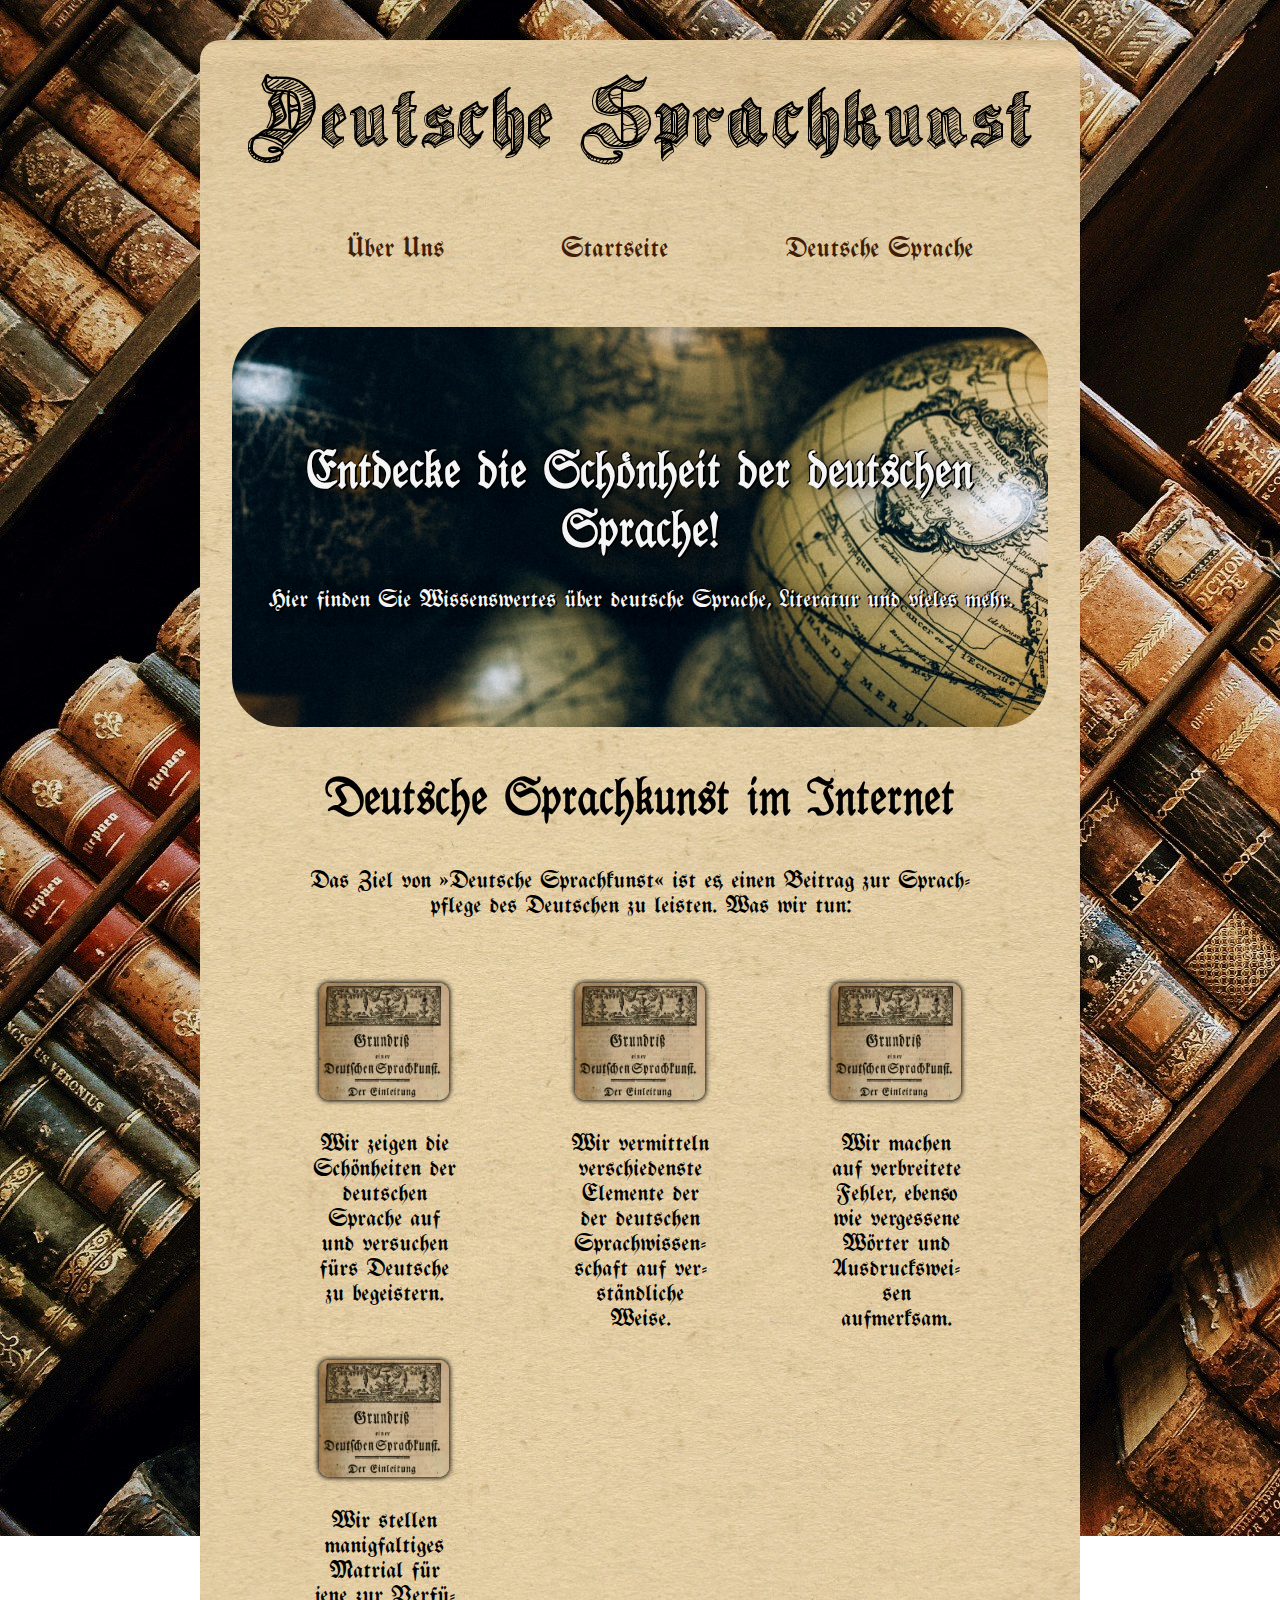
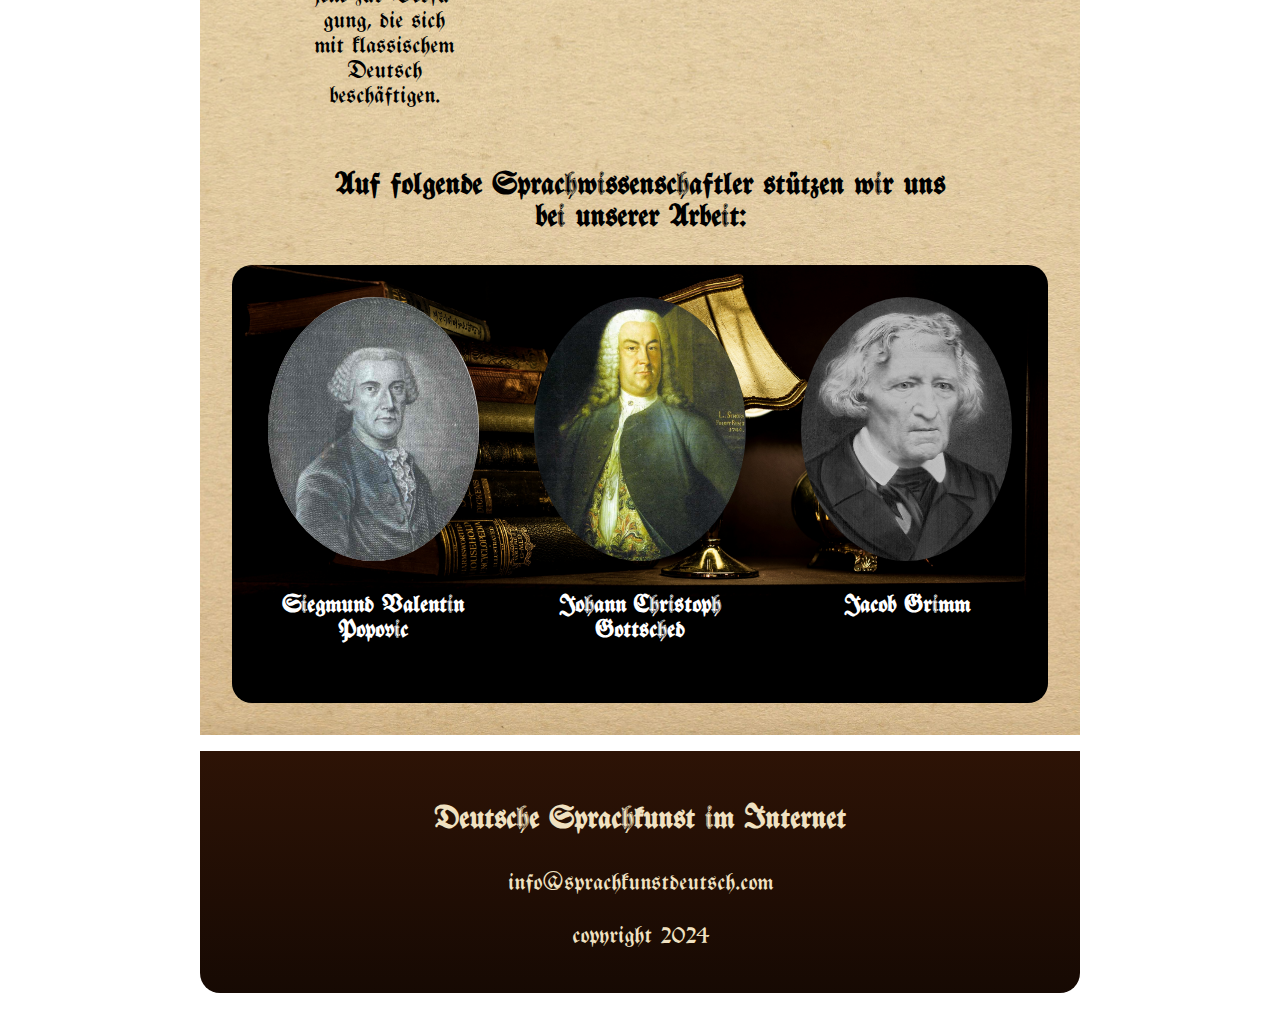
<file: Projekte/Deutsche Sprachkunst/index.html>
<!DOCTYPE html>

<html lang="de">
  <head>
    <link href="styles.css" rel="stylesheet">
    <link rel="shortcut icon" href="favicon.ico" type="image/x-icon">
  </head>

  <body>
    <div id="inhalt">
      <h1>Deutsche Sprachkunst</h1>
      <div id="menü">
        <ul>
          <li><a href="#">Über Uns</a></li>
          <li><a href="#">Startseite</a></li>
          <li><a href="#">Deutsche Sprache</a></li>
        </ul>
      </div>
      <div id="banner">
        <div id="bannerbox">
          <h2>Entdecke die Schönheit der deutschen Sprache!<br> <p>Hier finden Sie Wissenswertes über deutsche Sprache, Literatur und vieles mehr.</p></h2>
        </div>
      </div>
      <div id="angebot" class="texte">
        <div class="überschrift">
          <h2>Deutsche Sprachkunst im Internet</h2>
          <p>Das Ziel von »Deutsche Sprachkunst« ist es, einen Beitrag zur Sprachpflege des Deutschen zu leisten. Was wir tun:</p>
        </div>
        <div class="boxen">
          <div class="bildbox">
            <img src="Bilder/Box 1.jpg" class="boxenbild">
            <p>Wir zeigen die Schönheiten der deutschen Sprache auf und versuchen fürs Deutsche zu begeistern.</p>
          </div>
          <div class="bildbox">
            <img src="Bilder/Box 1.jpg" class="boxenbild">
            <p>Wir vermitteln verschiedenste Elemente der der deutschen Sprachwissenschaft auf verständliche Weise.</p>
          </div>
          <div class="bildbox">
            <img src="Bilder/Box 1.jpg" class="boxenbild">
            <p>Wir machen auf verbreitete Fehler, ebenso wie vergessene Wörter und Ausdrucksweisen aufmerksam.</p>
          </div>
          <div class="bildbox">
            <img src="Bilder/Box 1.jpg" class="boxenbild">
            <p>Wir stellen manigfaltiges Matrial für jene zur Verfügung, die sich mit klassischem Deutsch beschäftigen.</p>
          </div>
        </div>
      </div>
      <div id="linguisten">
        <h3 class="texte">Auf folgende Sprachwissenschaftler stützen wir uns<br> bei unserer Arbeit:</h3>
        <div class="boxen">
          <div class="porträtbox">
            <img src="Bilder/Johann_Siegmund_Popowitsch.jpg" class="porträt">
            <p><b>Siegmund Valentin Popovic</b></p>
          </div>
          <div class="porträtbox">
            <img src="Bilder/Johann_Christoph_Gottsched.jpg" class="porträt">
            <p><b>Johann Christoph Gottsched</b></p>
          </div>
          <div class="porträtbox">
            <img src="Bilder/Jacob_Grimm_Friedlaender_retusche.jpg" class="porträt">
            <p><b>Jacob Grimm</b></p>
          </div>
        </div>
      </div>
    </div>
  </body>
  <footer>
    <h3>Deutsche Sprachkunst im Internet</h3>
    <p>info@sprachkunstdeutsch.com</p>
    <p>copyright 2024</p>
  </footer>
</html>
</file>
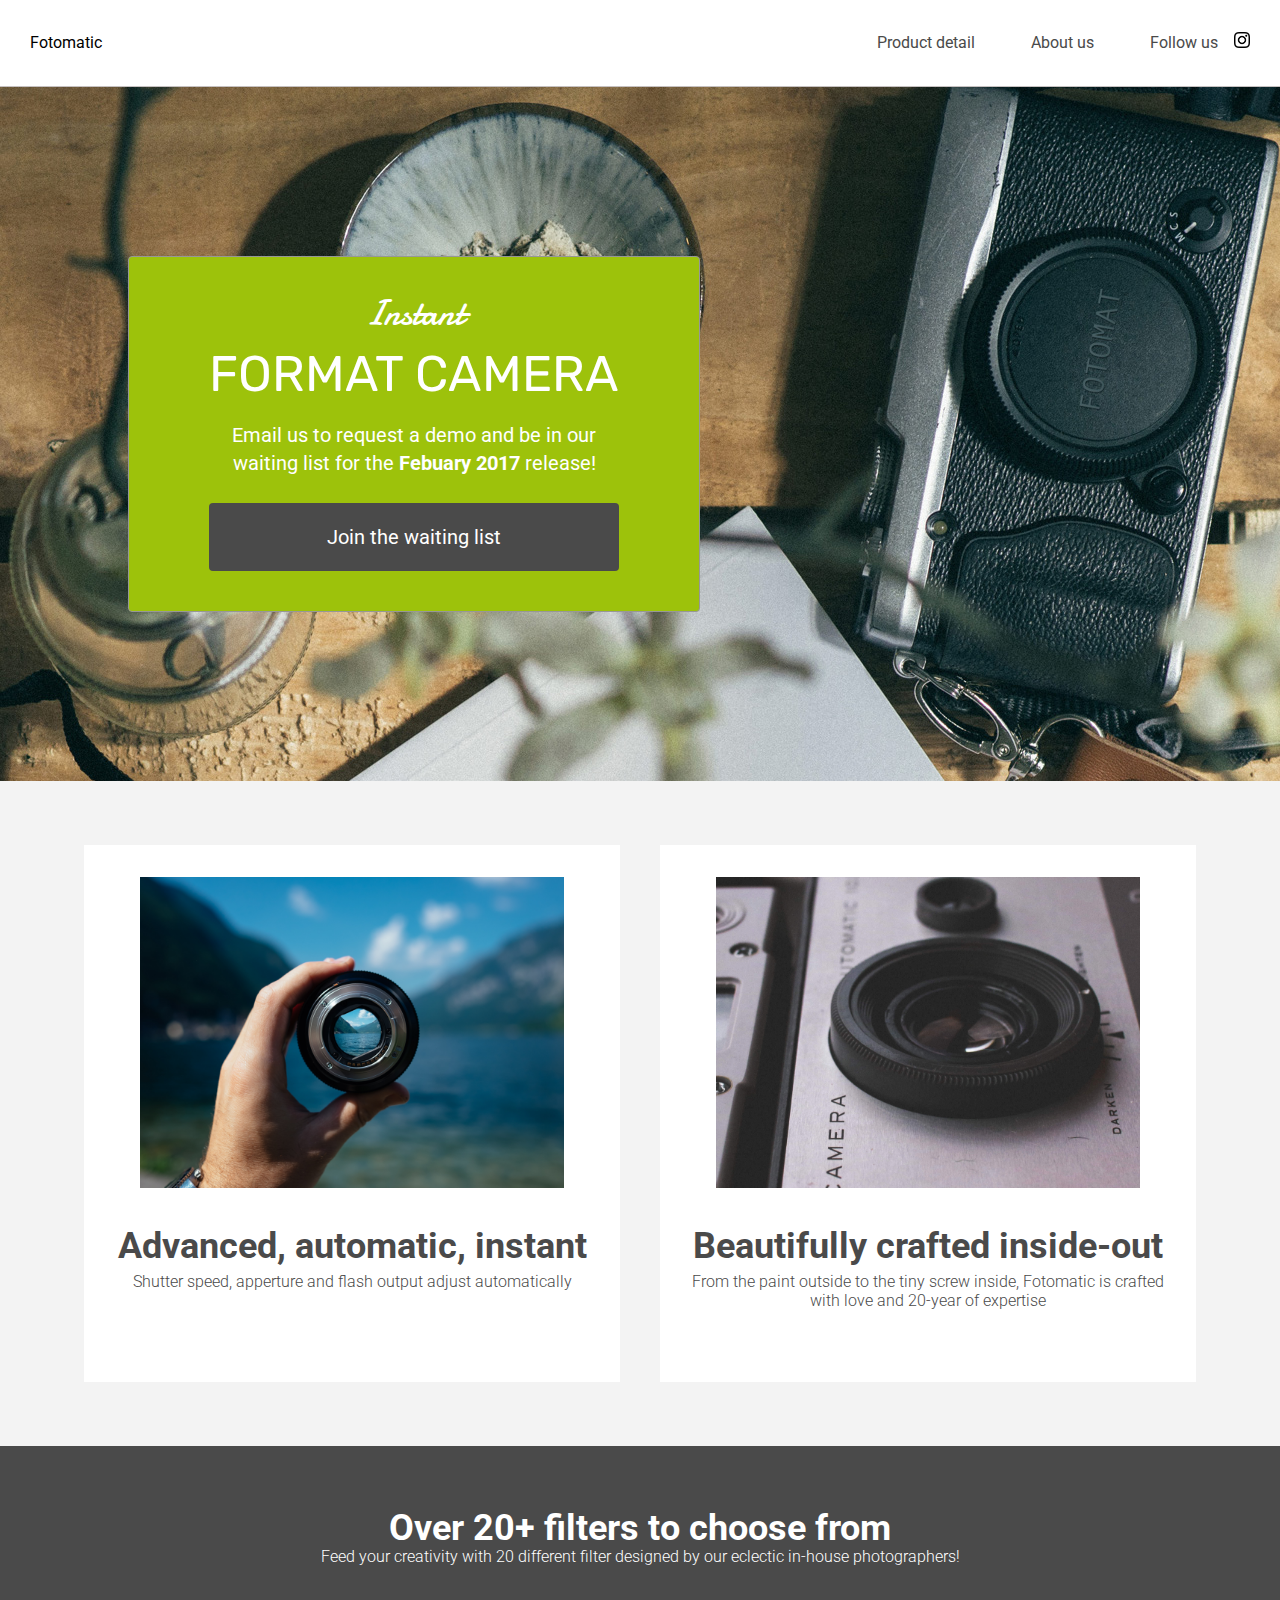
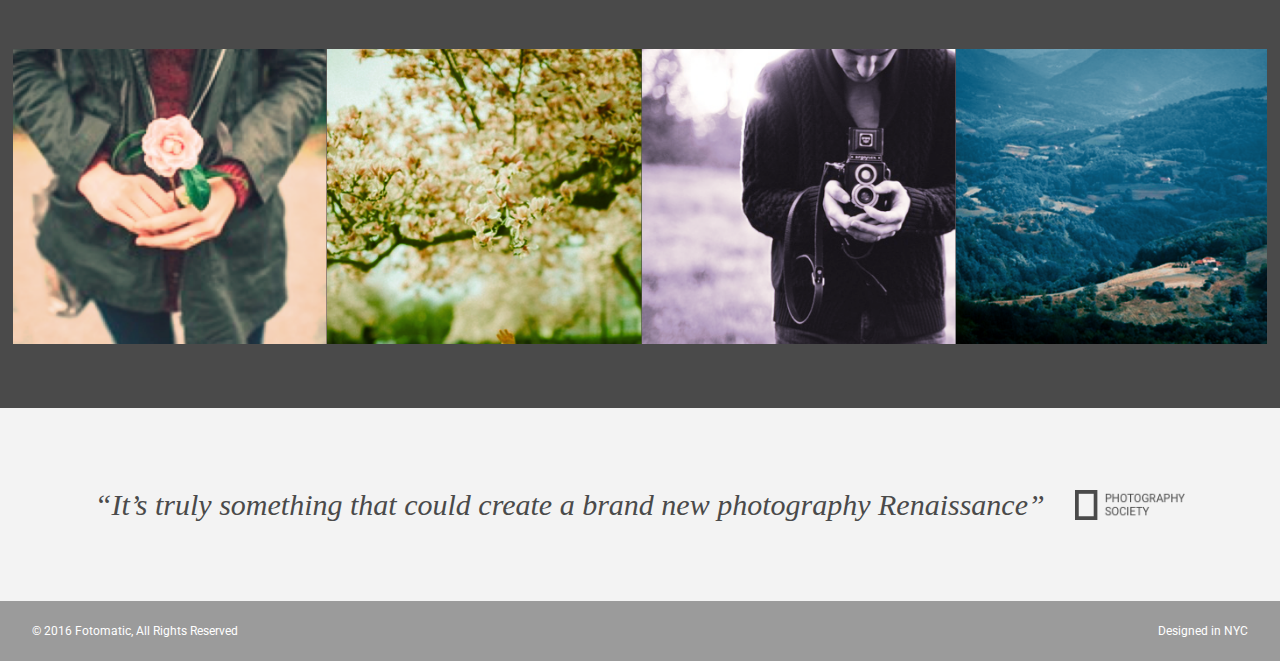
<file: Projekte/Fotomatic/index.html>
<!DOCTYPE html>
<html>
<head>
  <link href="https://fonts.googleapis.com/css?family=Damion" rel="stylesheet">
  <link href="https://fonts.googleapis.com/css?family=Rubik" rel="stylesheet">
  <link href="https://fonts.googleapis.com/css?family=Roboto:300,400,600,700" rel="stylesheet">
  <link rel="stylesheet" href="./resources/css/reset.css">
  <link rel="stylesheet" href="./resources/css/style.css">
  <title>Fotomatic</title>
</head>
<body>
  <!-- Header -->
  <header>
    <div class="content">
      <a href="index.html" class="desktop logo">Fotomatic</a>
      <nav class="desktop">
        <ul>
          <li><a href="#">Product detail</a></li>
          <li><a href="#">About us</a></li>
          <li><a href="https://www.instagram.com/" target="_blank">Follow us <img class="icon" src="./resources/images/instagram.png"></a></li>
          <li><a href="#" class="button">Join us</a></li>
        </ul>
      </nav>
      <nav class="mobile">
        <ul>
          <li><a href="#"><img src="./resources/images/ic-logo.svg"></a></li>
          <li><a href="#"><img src="./resources/images/ic-product-detail.svg"></a></li>
          <li><a href="#"><img src="./resources/images/ic-about-us.svg"></a></li>
          <li><a href="#" class="button">Join us</a></li>
        </ul>
      </nav>
    </div>
  </header>

  <!-- Main Content -->
  <div class="main-content">

    <!-- Sign Up Section -->
    <div id="sign-up-section" class="banner">
      <div id="sign-up-cta">
        <div class="content center">
          <div class="header">
            <h2 class="cursive">Instant</h2>
            <h1 class="striking">FORMAT CAMERA</h1>
          </div>
          <div class="email">
            <span>
              Email us to request a demo and be in our waiting list for the <strong>Febuary 2017</strong> release!
            </span>
            <div class="button">Join the waiting list</div>
          </div>
        </div>
      </div>
    </div>

    <!-- Features Section -->
    <div id="features-section">
      <div class="feature">
        <div class="center">
          <div class="image-container">
            <img src="./resources/images/feature-1.png" />
          </div>
          <div class="content">
            <h2>Advanced, automatic, instant</h2>
            <h3>Shutter speed, apperture and flash output adjust automatically</h3>
          </div>
        </div>
      </div>
      <div class="feature">
        <div class="center">
          <div class="image-container">
            <img src="./resources/images/feature-2.png" />
          </div>
          <div class="content">
            <h2>Beautifully crafted inside-out</h2>
            <h3>From the paint outside to the tiny screw inside, Fotomatic is crafted with love and 20-year of expertise</h3>
          </div>
        </div>
      </div>
    </div>

    <!-- Filters Section -->
    <div id="filters-section">
      <div class="content center">
        <h2>Over 20+ filters to choose from</h2>
        <h3>Feed your creativity with 20 different filter designed by our eclectic in-house photographers!</h3>
      </div>
      <div class="images-container">
        <div class="image-container">
          <img src="./resources/images/filter-1.png" />
        </div>
        <div class="image-container">
          <img src="./resources/images/filter-2.png" />
        </div>
        <div class="image-container">
          <img src="./resources/images/filter-3.png" />
        </div>
        <div class="image-container extra">
          <img src="./resources/images/filter-4.png" />
        </div>
      </div>
    </div>

    <!-- Quotes Section -->
    <div id="quotes-section">
      <div class="content center">
        <span class="quote">“It’s truly something that could create a brand new photography Renaissance”</span>
        <img class="quote-citation" src="./resources/images/photography-logo.png" />
      </div>
    </div>

    <!-- Footer -->
    <footer>
      <div class="content">
        <span class="copyright">© 2016  Fotomatic, All Rights Reserved</span>
        <span class="location">Designed in NYC</span>
      </div>
    </footer>

  </div>
</body>
</html>
</file>
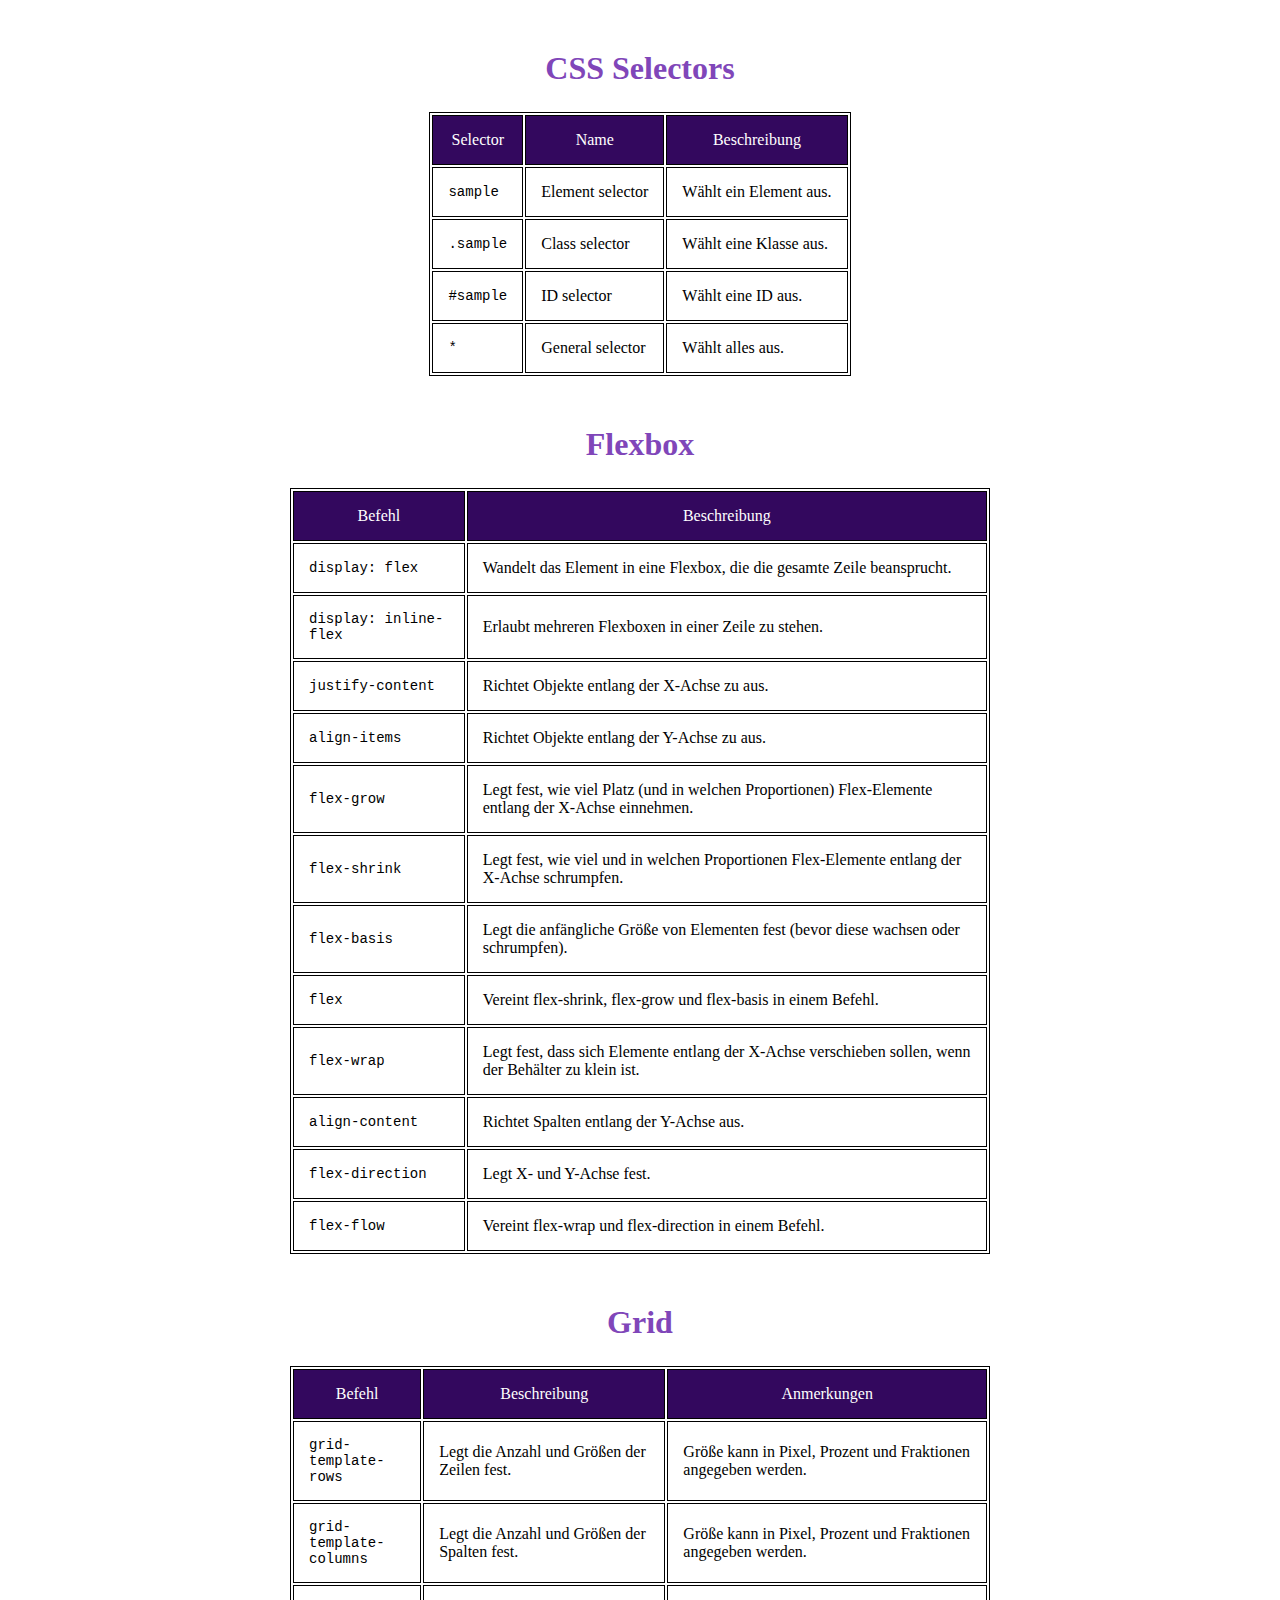
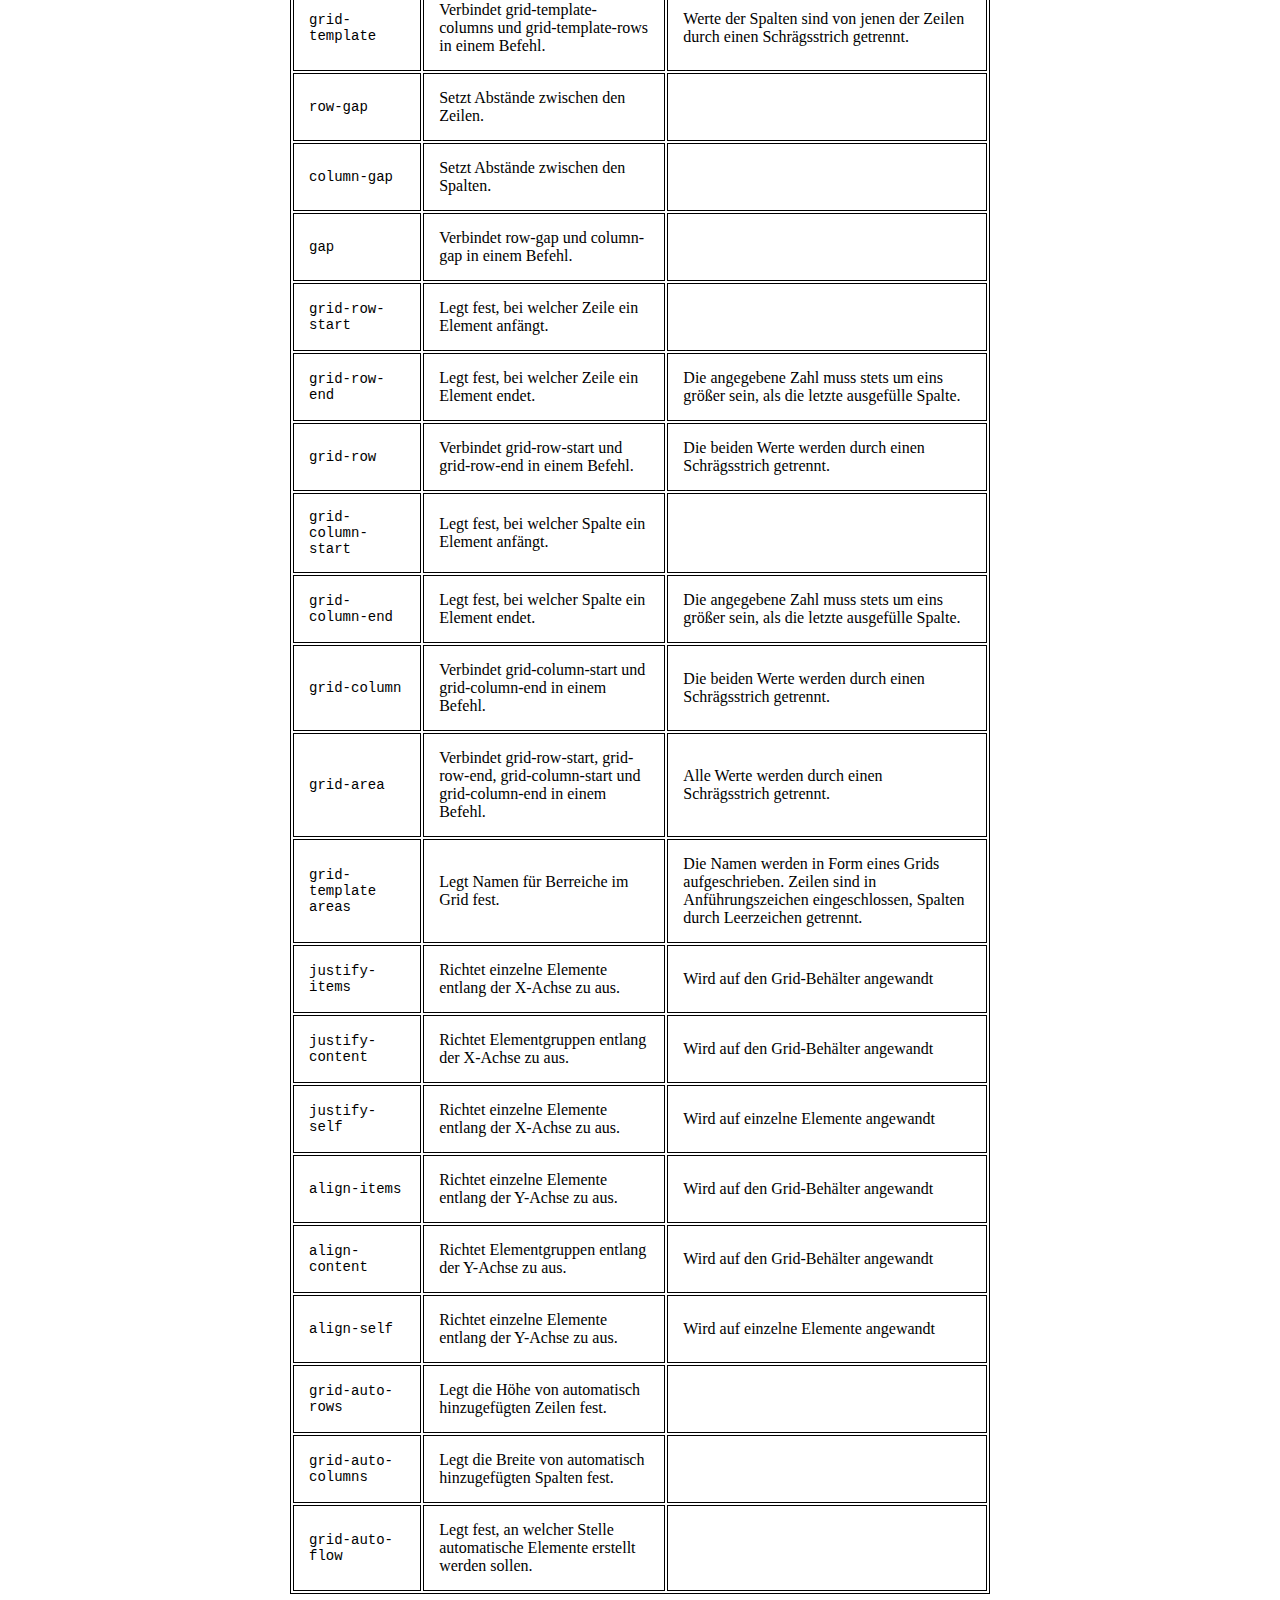
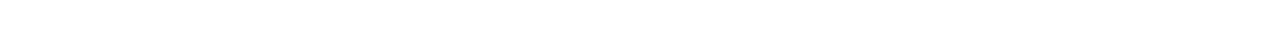
<file: Projekte/Notizen/index.html>
<html>
    <head>
        <link href="style.css" rel="stylesheet">
    </head>

    <body>
        <h1>CSS Selectors</h1>
        <table>
            <thead>
                <tr>
                    <td>Selector</td><td>Name</td><td>Beschreibung</td>
                </tr>
            </thead>
            <tbody>
                <tr>
                    <td class="selector">sample</td><td>Element selector</td><td>Wählt ein Element aus.</td>
                </tr>
                <tr>
                    <td class="selector">.sample</td><td>Class selector</td><td>Wählt eine Klasse aus.</td>
                </tr>
                <tr>
                    <td class="selector">#sample</td><td>ID selector</td><td>Wählt eine ID aus.</td>
                </tr>
                <tr>
                    <td class="selector">*</td><td>General selector</td><td>Wählt alles aus.</td>
                </tr>
            </tbody>
        </table>

        <h1>Flexbox</h1>
        <table>
            <thead>
                <tr>
                    <td>Befehl</td><td>Beschreibung</td>
                </tr>
            </thead>
            <tbody>
                <tr>
                    <td class="selector">display: flex</td><td>Wandelt das Element in eine Flexbox, die die gesamte Zeile beansprucht.</td>
                </tr>    
                <tr>
                    <td class="selector">display: inline-flex</td><td>Erlaubt mehreren Flexboxen in einer Zeile zu stehen.</td>
                </tr>
                <tr>
                    <td class="selector">justify-content</td><td>Richtet Objekte entlang der X-Achse zu aus.</td>
                </tr>
                <tr>
                    <td class="selector">align-items</td><td>Richtet Objekte entlang der Y-Achse zu aus.</td>
                </tr>
                <tr>
                    <td class="selector">flex-grow</td><td>Legt fest, wie viel Platz (und in welchen Proportionen) Flex-Elemente entlang der X-Achse einnehmen.</td>
                </tr>
                <tr>
                    <td class="selector">flex-shrink</td><td>Legt fest, wie viel und in welchen Proportionen Flex-Elemente entlang der X-Achse schrumpfen.</td>
                </tr>
                <tr>
                    <td class="selector">flex-basis</td><td>Legt die anfängliche Größe von Elementen fest (bevor diese wachsen oder schrumpfen).</td>
                </tr>
                <tr>
                    <td class="selector">flex</td><td>Vereint flex-shrink, flex-grow und flex-basis in einem Befehl.</td>
                </tr>
                <tr>
                    <td class="selector">flex-wrap</td><td>Legt fest, dass sich Elemente entlang der X-Achse verschieben sollen, wenn der Behälter zu klein ist.</td>
                </tr>
                <tr>
                    <td class="selector">align-content</td><td>Richtet Spalten entlang der Y-Achse aus.</td>
                </tr>
                <tr>
                    <td class="selector">flex-direction</td><td>Legt X- und Y-Achse fest.</td>
                </tr>
                <tr>
                    <td class="selector">flex-flow</td><td>Vereint flex-wrap und flex-direction in einem Befehl.</td>
                </tr>
            </tbody>
        </table>

        <h1>Grid</h1>
        <table>
            <thead>
                <tr>
                    <td>Befehl</td><td>Beschreibung</td><td>Anmerkungen</td>
                </tr>
            </thead>
            <tbody>
                <tr>
                    <td class="selector">grid-template-rows</td><td>Legt die Anzahl und Größen der Zeilen fest.</td><td>Größe kann in Pixel, Prozent und Fraktionen angegeben werden.</td>
                </tr>
                <tr>
                    <td class="selector">grid-template-columns</td><td>Legt die Anzahl und Größen der Spalten fest.</td><td>Größe kann in Pixel, Prozent und Fraktionen angegeben werden.</td>
                </tr>
                <tr>
                    <td class="selector">grid-template</td><td>Verbindet grid-template-columns und grid-template-rows in einem Befehl.</td><td>Werte der Spalten sind von jenen der Zeilen durch einen Schrägsstrich getrennt.</td>
                </tr>
                <tr>
                    <td class="selector">row-gap</td><td>Setzt Abstände zwischen den Zeilen.</td><td></td>
                </tr>
                <tr>
                    <td class="selector">column-gap</td><td>Setzt Abstände zwischen den Spalten.</td><td></td>
                </tr>
                <tr>
                    <td class="selector">gap</td><td>Verbindet row-gap und column-gap in einem Befehl.</td><td></td>
                </tr>
                <tr>
                    <td class="selector">grid-row-start</td><td>Legt fest, bei welcher Zeile ein Element anfängt.</td><td></td>
                </tr>
                <tr>
                    <td class="selector">grid-row-end</td><td>Legt fest, bei welcher Zeile ein Element endet.</td><td>Die angegebene Zahl muss stets um eins größer sein, als die letzte ausgefülle Spalte.</td>
                </tr>
                <tr>
                    <td class="selector">grid-row</td><td>Verbindet grid-row-start und grid-row-end in einem Befehl.</td><td>Die beiden Werte werden durch einen Schrägsstrich getrennt.</td>
                </tr>
                <tr>
                    <td class="selector">grid-column-start</td><td>Legt fest, bei welcher Spalte ein Element anfängt.</td><td></td>
                </tr>
                <tr>
                    <td class="selector">grid-column-end</td><td>Legt fest, bei welcher Spalte ein Element endet.</td><td>Die angegebene Zahl muss stets um eins größer sein, als die letzte ausgefülle Spalte.</td>
                </tr>
                <tr>
                    <td class="selector">grid-column</td><td>Verbindet grid-column-start und grid-column-end in einem Befehl.</td><td>Die beiden Werte werden durch einen Schrägsstrich getrennt.</td>
                </tr>
                <tr>
                    <td class="selector">grid-area</td><td>Verbindet grid-row-start, grid-row-end, grid-column-start und grid-column-end in einem Befehl.</td><td>Alle Werte werden durch einen Schrägsstrich getrennt.</td>
                </tr>
                <tr>
                    <td class="selector">grid-template areas</td><td>Legt Namen für Berreiche im Grid fest.</td><td>Die Namen werden in Form eines Grids aufgeschrieben. Zeilen sind in Anführungszeichen eingeschlossen, Spalten durch Leerzeichen getrennt.</td>
                </tr>
                <tr>
                    <td class="selector">justify-items</td><td>Richtet einzelne Elemente entlang der X-Achse zu aus.</td><td>Wird auf den Grid-Behälter angewandt</td>
                </tr>
                <tr>
                    <td class="selector">justify-content</td><td>Richtet Elementgruppen entlang der X-Achse zu aus.</td><td>Wird auf den Grid-Behälter angewandt</td>
                </tr>
                <tr>
                    <td class="selector">justify-self</td><td>Richtet einzelne Elemente entlang der X-Achse zu aus.</td><td>Wird auf einzelne Elemente angewandt</td>
                </tr>
                <tr>
                    <td class="selector">align-items</td><td>Richtet einzelne Elemente entlang der Y-Achse zu aus.</td><td>Wird auf den Grid-Behälter angewandt</td>
                </tr>
                <tr>
                    <td class="selector">align-content</td><td>Richtet Elementgruppen entlang der Y-Achse zu aus.</td><td>Wird auf den Grid-Behälter angewandt</td>
                </tr>
                <tr>
                    <td class="selector">align-self</td><td>Richtet einzelne Elemente entlang der Y-Achse zu aus.</td><td>Wird auf einzelne Elemente angewandt</td>
                </tr>
                <tr>
                    <td class="selector">grid-auto-rows</td><td>Legt die Höhe von automatisch hinzugefügten Zeilen fest.</td><td></td>
                </tr>
                <tr>
                    <td class="selector">grid-auto-columns</td><td>Legt die Breite von automatisch hinzugefügten Spalten fest.</td><td></td>
                </tr>
                <tr>
                    <td class="selector">grid-auto-flow</td><td>Legt fest, an welcher Stelle automatische Elemente erstellt werden sollen.</td><td></td>
                </tr>
            </tbody>
        </table>
    </body>
</html>
</file>
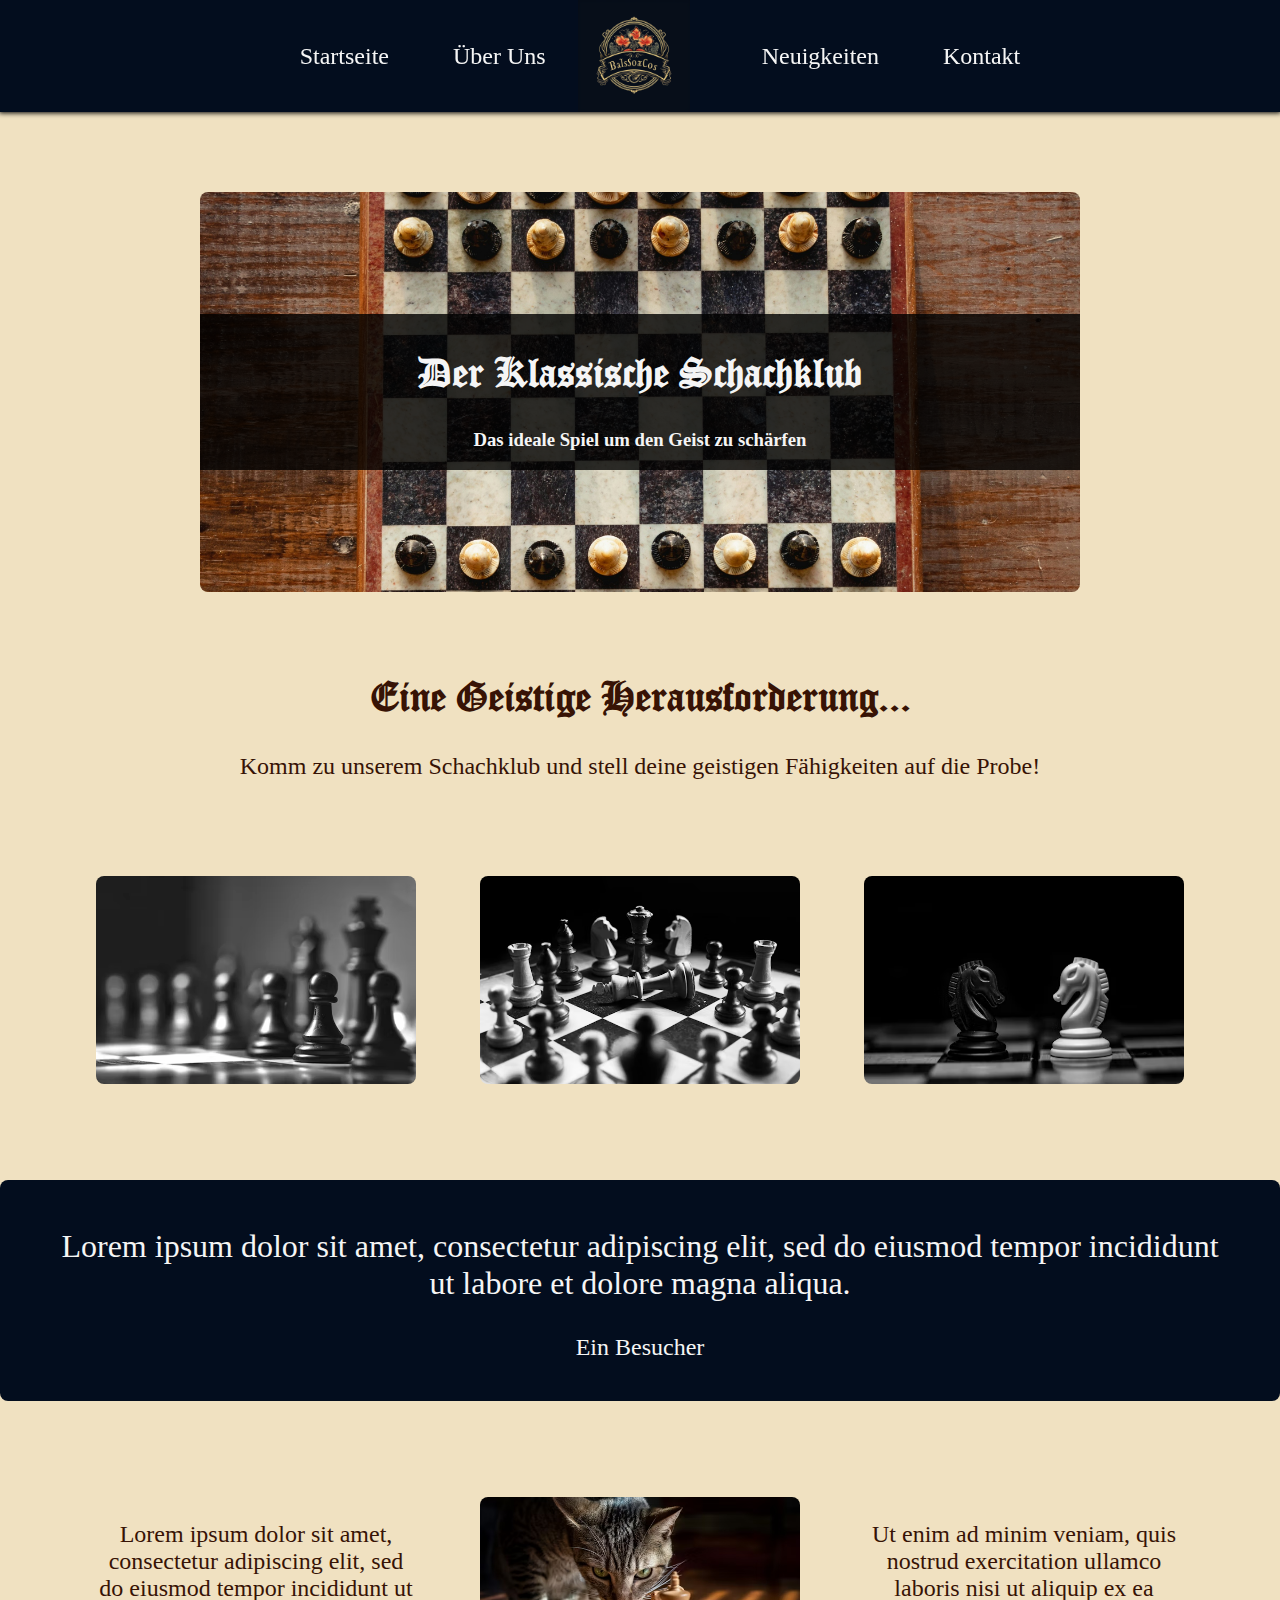
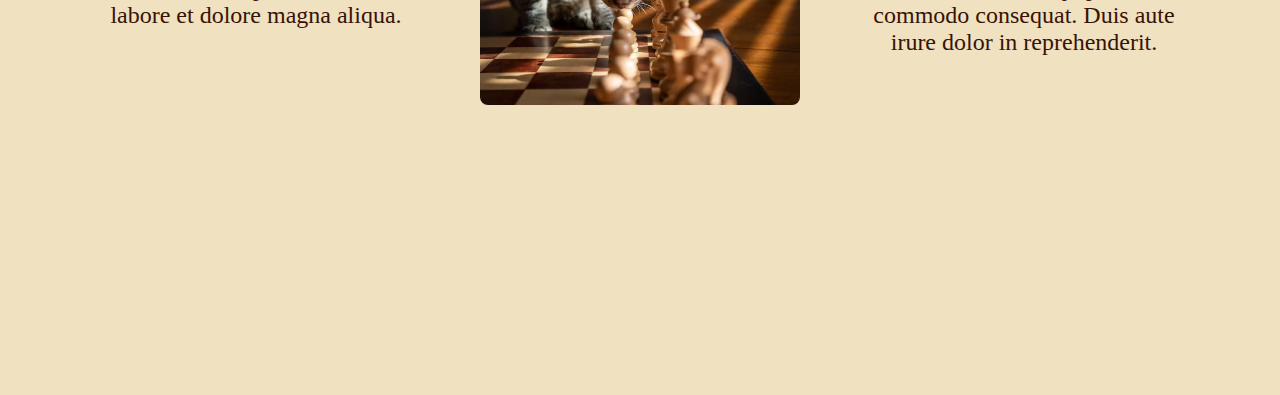
<file: Projekte/Schach/index.html>
<!DOCTYPE html>
<html>

<head>
    <link href="styles.css" rel="stylesheet">
</head>

<body>
    <header>
        <nav>
            <ul>
                <li><a href="#">Startseite</a></li>
                <li><a href="#">Über Uns</a></li>
            </ul>
            <img src="Bilder/Logo.webp" id="nav-logo">
            <ul>
                <li><a href="#">Neuigkeiten</a></li>
                <li><a href="#">Kontakt</a></li>
            </ul>
            <div class="dropdown">
                <p>Menü</p>
                <div class="dropdown-content">
                  <ul>Hello World!
                    <li><a href="#">Startseite</a></li>
                    <li><a href="#">Über Uns</a></li>
                    <li><a href="#">Neuigkeiten</a></li>
                    <li><a href="#">Kontakt</a></li>
                  </ul>
                </div>
            </div>
        </nav>
    </header>
    <main>
        <div id="banner">
            <div id="bannerbox">
                <h2>Der Klassische Schachklub</h2>
                <h3>Das ideale Spiel um den Geist zu schärfen</h3>
            </div>
        </div>
        <div class="center">
            <h2>Eine Geistige Herausforderung...</h2>
            <p>Komm zu unserem Schachklub und stell deine geistigen Fähigkeiten auf die Probe!</p>
        </div>
        <div class="bilder" class="center">
            <div class="bildbox"><img src="Bilder/Schach 1.avif"></div>
            <div class="bildbox"><img src="Bilder/Schach 2.avif"></div>
            <div class="bildbox"><img src="Bilder/Schach 3.avif"></div>
        </div>
        <div id="rezension">
            <p class="zitat">Lorem ipsum dolor sit amet, consectetur adipiscing elit, sed do eiusmod tempor incididunt ut labore et dolore magna aliqua.</p>
            <p>Ein Besucher</p>
        </div>
        <div class="bilder" class="center">
            <div class="textbox"><p>Lorem ipsum dolor sit amet, consectetur adipiscing elit, sed do eiusmod tempor incididunt ut labore et dolore magna aliqua.</p></div>
            <div class="bildbox"><img src="Bilder/Bild 6.avif"></div>
            <div class="textbox"><p>Ut enim ad minim veniam, quis nostrud exercitation ullamco laboris nisi ut aliquip ex ea commodo consequat. Duis aute irure dolor in reprehenderit.</p></div>
        </div>
    </main>
</body>
<footer>
    <a href="#">Startseite</a><a href="#">Über Uns</a><a href="#">Neuigkeiten</a><a href="#">Kontakt</a>
</footer>

</html>
</file>
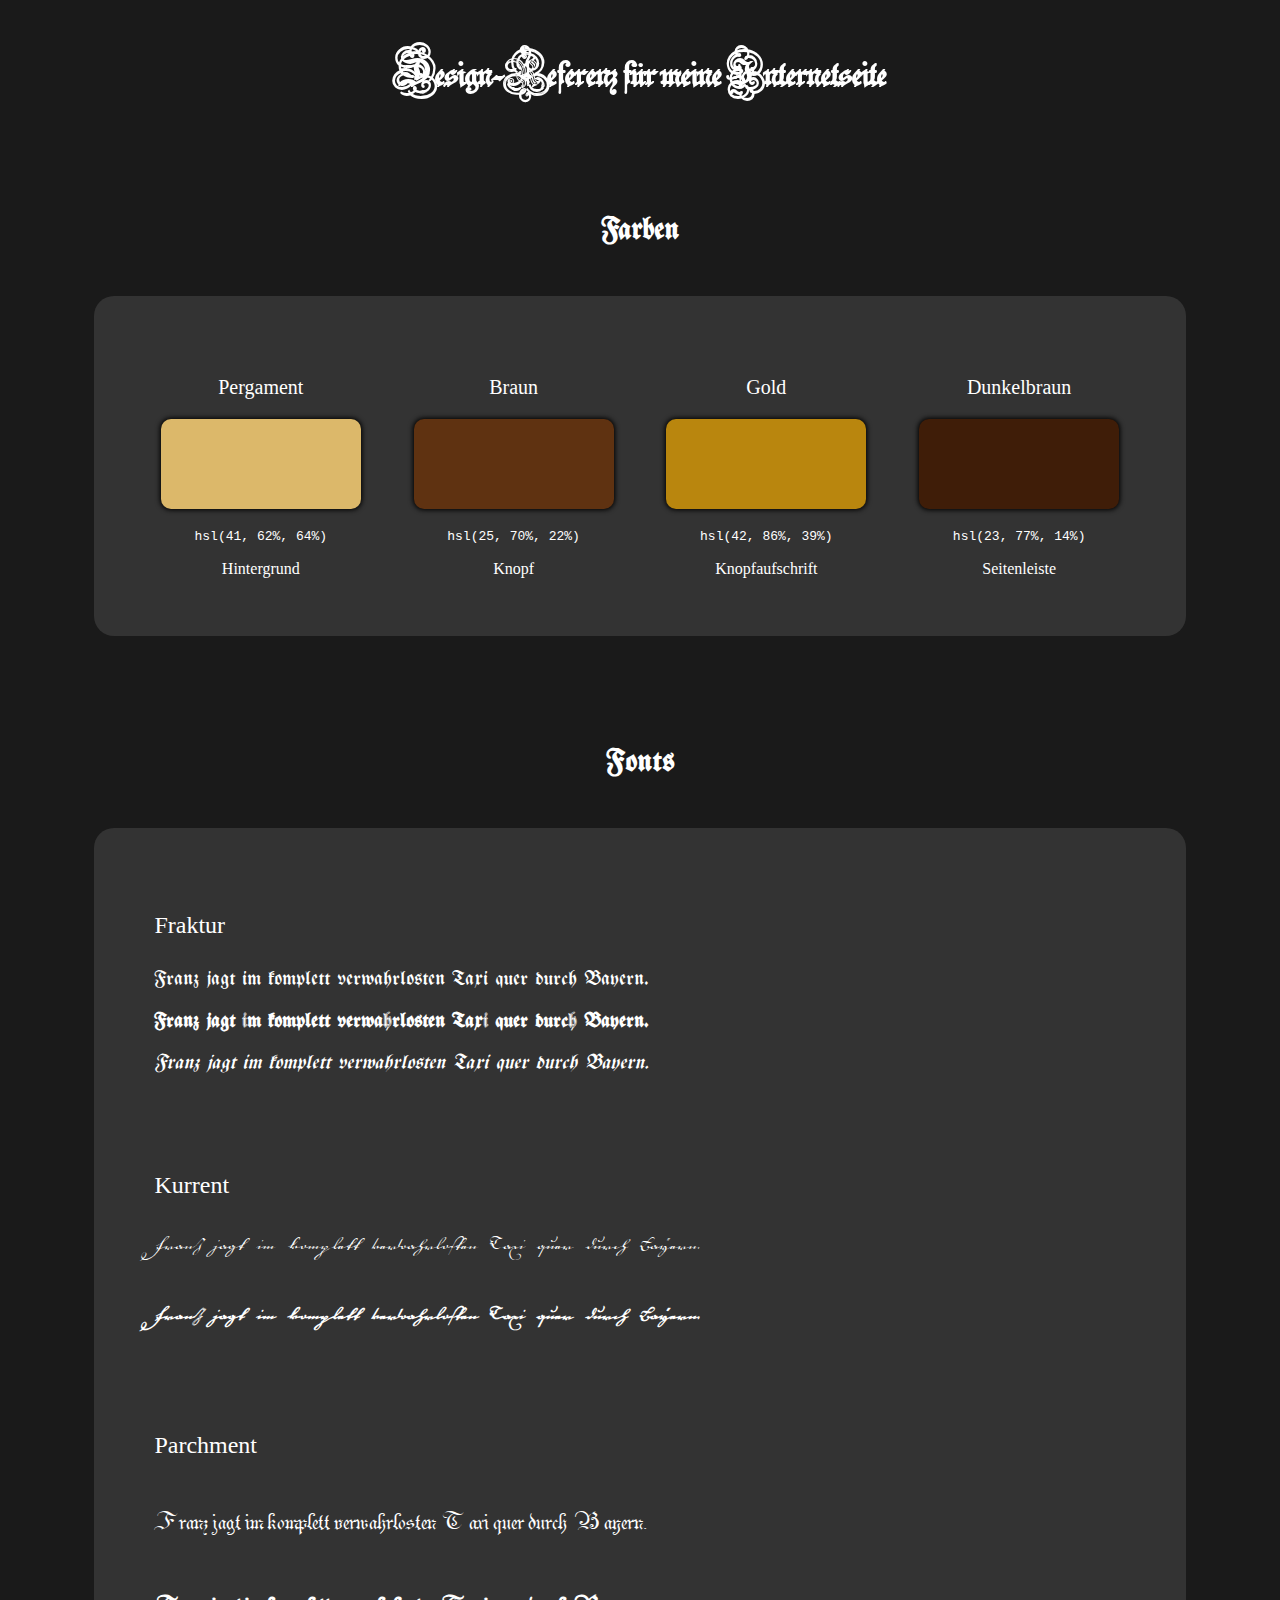
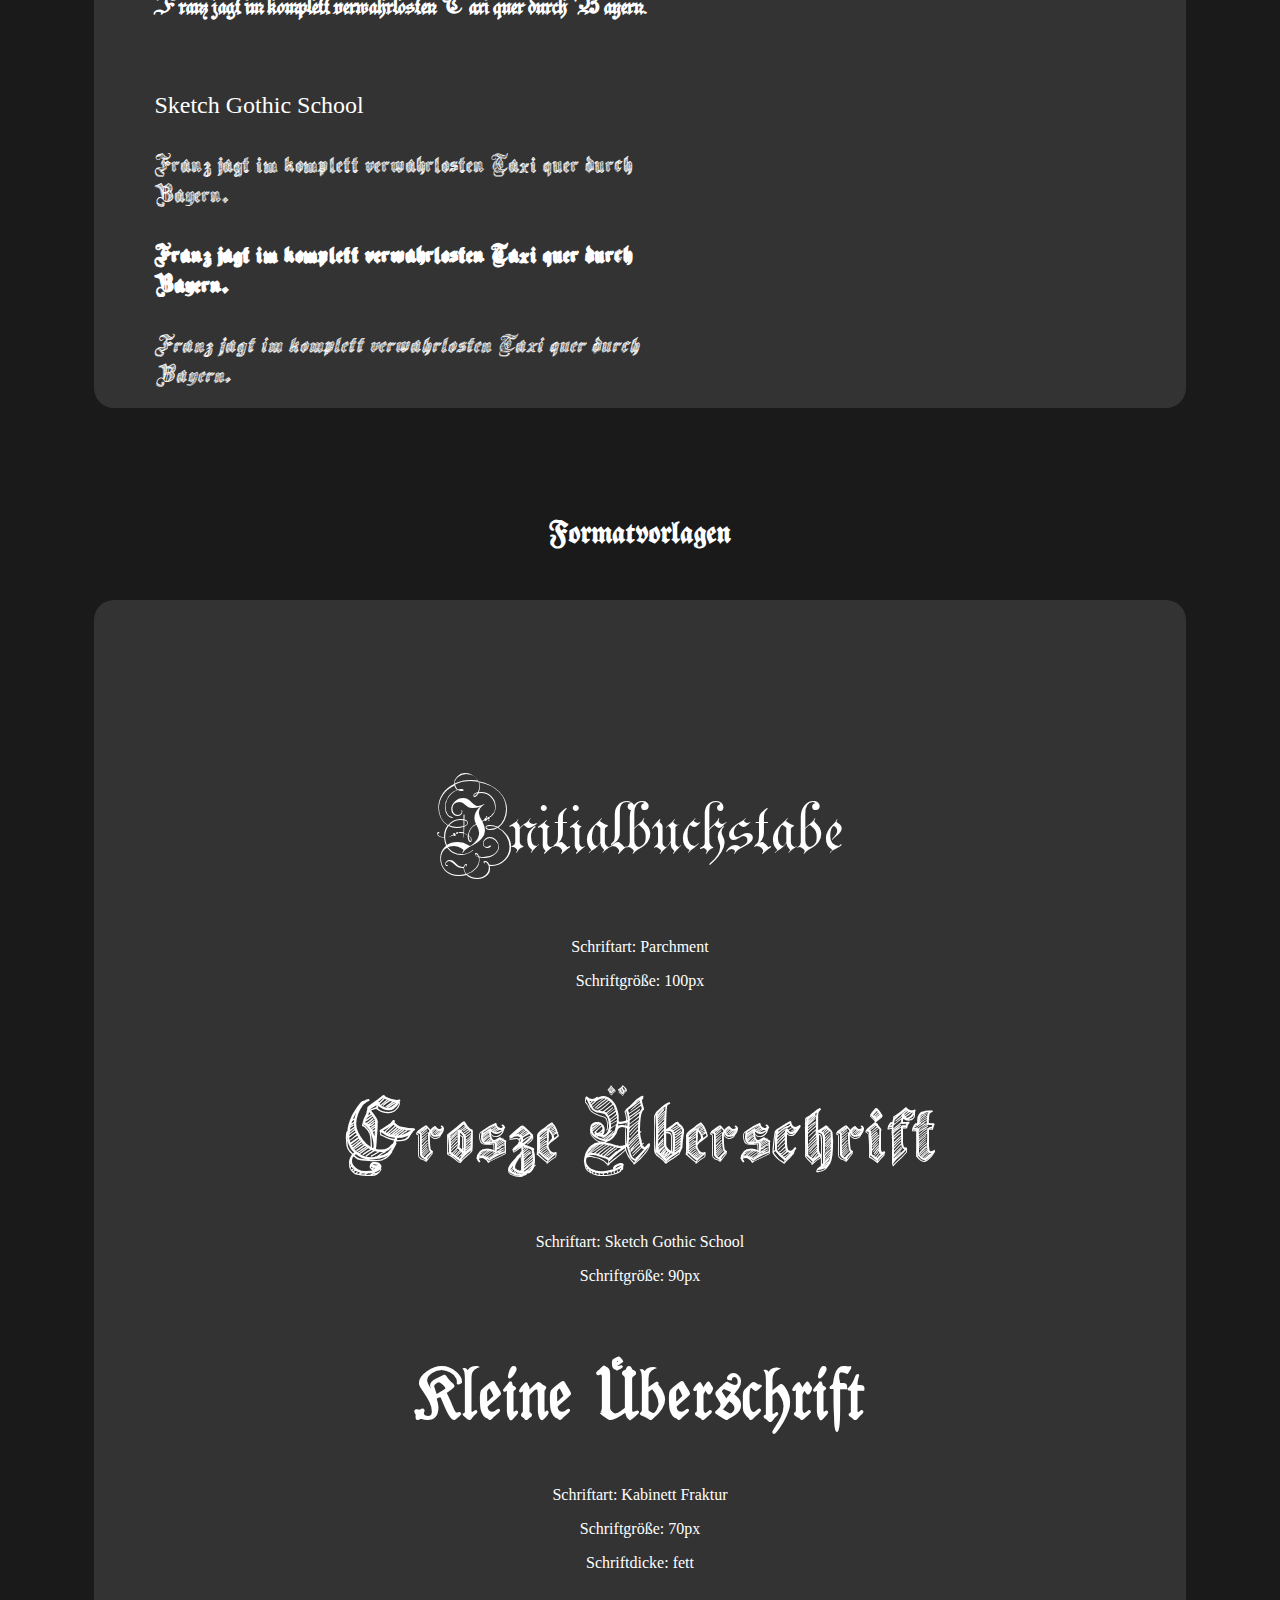
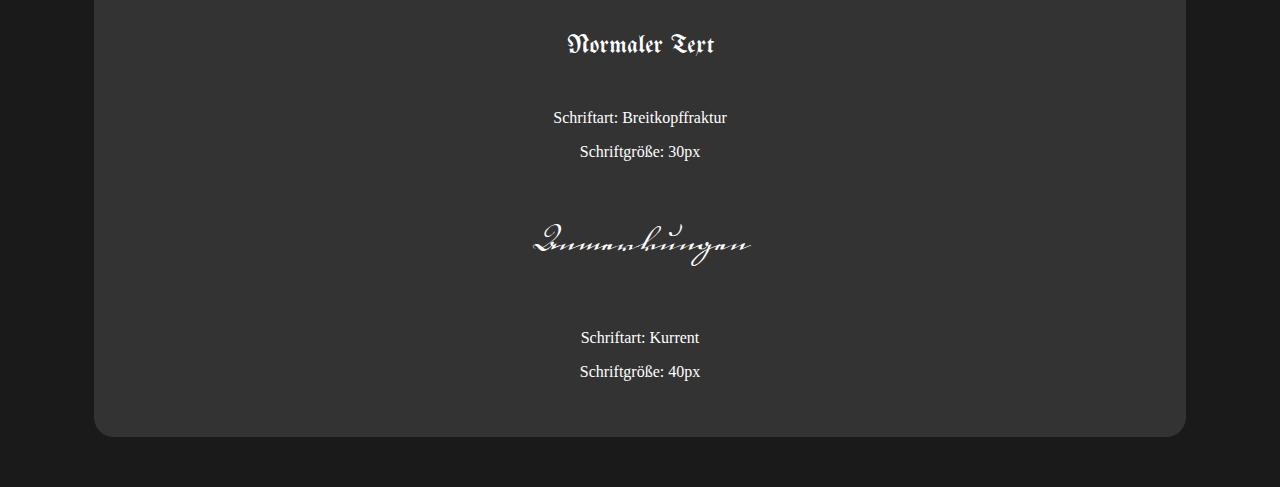
<file: Projekte/Webdesign System/index.html>
<!DOCTYPE html>

<head>
    <link href="styles.css" rel="stylesheet">
</head>

<body>
    <h1>Design-Referenz für meine Internetseite</h1>
    <h2>Farben</h2>
    <div class="flex">
        <div class="colorbox">
            <p class="Colorname">Pergament</p>
            <div class="Color" id="beige"></div>
            <p class="Code">hsl(41, 62%, 64%)</p>
            <p class="Use">Hintergrund</p>
        </div>
        <div class="colorbox">
            <p class="Colorname">Braun</p>
            <div class="Color" id="brown"></div>
            <p class="Code">hsl(25, 70%, 22%)</p>
            <p class="Use">Knopf</p>
        </div>
        <div class="colorbox">
            <p class="Colorname">Gold</p>
            <div class="Color" id="gold"></div>
            <p class="Code">hsl(42, 86%, 39%)</p>
            <p class="Use">Knopfaufschrift</p>
        </div>
        <div class="colorbox">
            <p class="Colorname">Dunkelbraun</p>
            <div class="Color" id="darkbrown"></div>
            <p class="Code">hsl(23, 77%, 14%)</p>
            <p class="Use">Seitenleiste</p>
        </div>
    </div>
    
    <h2>Fonts</h2>
    <div class="flex" id="fontsection">
        <div class="fontbox">
            <p class="fontname">Fraktur</p>
            <p id="breitkopf">Franz jagt im komplett verwahrlosten Taxi quer durch Bayern.<br><br>
            <b>Franz jagt im komplett verwahrlosten Taxi quer durch Bayern.</b><br><br>
            <i>Franz jagt im komplett verwahrlosten Taxi quer durch Bayern.</i></p>
        </div>
        <div class="fontbox">
            <p class="fontname">Kurrent</p>
            <p id="kurrent">Franz jagt im komplett verwahrlosten Taxi quer durch Bayern.<br><br>
            <b>Franz jagt im komplett verwahrlosten Taxi quer durch Bayern.</b><br></p>
        </div> 
        <div class="fontbox">
            <p class="fontname">Parchment</p>
            <p id="parchment">Franz jagt im komplett verwahrlosten Taxi quer durch Bayern.<br><br>
            <b>Franz jagt im komplett verwahrlosten Taxi quer durch Bayern.</b><br><br>
            <i>Franz jagt im komplett verwahrlosten Taxi quer durch Bayern.</i></p>
        </div>
        <div class="fontbox">
            <p class="fontname">Sketch Gothic School</p>
            <p id="sketch">Franz jagt im komplett verwahrlosten Taxi quer durch Bayern.<br><br>
            <b>Franz jagt im komplett verwahrlosten Taxi quer durch Bayern.</b><br><br>
            <i>Franz jagt im komplett verwahrlosten Taxi quer durch Bayern.</i></p>
        </div>         
    </div>

    <h2>Formatvorlagen</h2>
    <div class="flex" id="textsection">
        <div>
            <p id="initiale" class="textstyle">Initialbuchstabe</p>
            <p class="list">Schriftart: Parchment</p>
            <p class="list">Schriftgröße: 100px</p>
        </div>
        <div>
            <p id="h1" class="textstyle">Grosze Überschrift</p>
            <p class="list">Schriftart: Sketch Gothic School</p>
            <p class="list">Schriftgröße: 90px</p>
        </div>
        <div>
            <p id="h2" class="textstyle">Kleine Überschrift</p>
            <p class="list">Schriftart: Kabinett Fraktur</p>
            <p class="list">Schriftgröße: 70px</p>
            <p class="list">Schriftdicke: fett</p>
        </div>
        <div>
            <p id="p" class="textstyle">Normaler Text</p>
            <p class="list">Schriftart: Breitkopffraktur</p>
            <p class="list">Schriftgröße: 30px</p>
        </div>
        <div>
            <p id="notes" class="textstyle">Anmerkungen</p>
            <p class="list">Schriftart: Kurrent</p>
            <p class="list">Schriftgröße: 40px</p>
        </div>
    </div>
</body>
</file>
<file: Projekte/Deutsche Sprachkunst/styles.css>
@font-face {
    font-family: Breitkopffraktur;
    src: url(Fonts/BreitkopfFraktur.ttf);
}

@font-face {
    font-family: Kabinett Fraktur;
    src: url(Fonts/Kabinett-Fraktur-Mager.ttf);
}

@font-face {
    font-family: Kurrent;
    src: url(Fonts/18thCtrKurStart.ttf);
}

@font-face {
    font-family: Parchment;
    src: url(Fonts/PARCHM.TTF);
}

@font-face {
    font-family: Sketch Gothic School;
    src: url(Fonts/Sketch-Gothic-School.ttf);
}

body {
    background-image: url(Bilder/Bücherregal.jpg);
    background-repeat: no-repeat;
    background-attachment: fixed;
    padding: 32px 15%;
}

#inhalt {
    background-image: url(Bilder/Pergament.jpg);
    background-position: center top;
    background-size: cover;
    background-repeat: no-repeat;
    padding: 16px 32px 32px;
    margin-bottom: 16px;
    text-align: center;
    border-top-left-radius: 20px;
    border-top-right-radius: 20px;
    min-width: 600px;
}

h1 {
    font-family: "Sketch Gothic School";
    font-size: 100px;
    font-weight: lighter;
    margin-bottom: 32px;
    margin-top: 0;
}

#menü {
    /*background-color: hsl(23, 77%, 14%);
    box-shadow: 0px 0px 40px hsla(0, 0%, 0%, 0.57) inset;*/
    padding: 16px;
    border-radius: 50px;
}

#menü ul {
    display: flex;
    justify-content: space-around;
    list-style-type: none;
}

#menü li {
    display: inline-block;
    font-family: "Breitkopffraktur";
    font-size: 32px;
    /*color: rgb(155, 115, 16);
    text-shadow: rgb(168, 128, 16) 1px 0px;
    text-shadow: rgb(255, 214, 100) -1px 0px;*/
}

#menü a {
    color: hsl(23, 77%, 14%);
    text-decoration: none;
}

h2 {
    font-family: "Kabinett Fraktur";
    font-size: 50px;
    font-weight: bolder;
}

#banner {
    display: flex;
    justify-content: center;
    align-items: center;
    height: 400px;
    background-image: url(Bilder/Weltkugeln.jpg);
    background-attachment: fixed;
    background-size: cover;
    margin-top: 32px;
    border-radius: 50px;
}

#banner h2 {
    color: whitesmoke;
    text-shadow: 2px 1px 0px rgba(0,0,0,1), -1px -1px 0px rgba(0,0,0,1), 0px 0px 20px rgba(0,0,0,1);
    /*background-color: hsla(0, 0, 0, 0.5);*/
}

#bannerbox {
    background-color: hsla(0, 0, 0, 0.5);

}

p {
    font-family: "Breitkopffraktur";
    font-size: 28px;
    hyphens: auto;
}

#banner p {
    font-weight: lighter;
}

.texte {
    margin: auto 64px 32px;
}

.überschrift {
    margin-bottom: 64px;
}

.boxen {
    display: flex;
    justify-content: space-between;
    align-items: flex-start;
    flex-wrap: wrap;
}

.bildbox {
    width: 20%;
    min-width: 144px;
    margin: 0 16px;
}

.boxenbild {
    width: 90%;
    height: auto;
    border-radius: 10px;
    box-shadow: 0px 0px 5px 1px black;
}

h3 {
    font-family: "Breitkopffraktur";
    font-size: 36px;
}

#linguisten .boxen {
    display: flex;
    flex-flow: nowrap;
    background-image: url(Bilder/Box\ 4.jpg);
    background-position: center;
    background-size: 100%;
    padding: 32px 8px;
    height: auto;
    border-radius: 20px;
}

.porträtbox {
    width: 30%;
    min-width: 144px;
    width: 30%;
    height: auto;
    margin: 0 16px;
    flex-shrink: 2;
}

.porträt {
    width: 90%;
    aspect-ratio: 4 / 5;
    border-radius: 100%;
}

.porträtbox p {
    color: white;
}

footer {
    background-image: linear-gradient(180deg, hsl(20, 77%, 10%), hsl(20, 77%, 5%));
    padding: 16px 32px;
    text-align: center;
    color: hsl(41, 62%, 85%);
    border-bottom-left-radius: 20px;
    border-bottom-right-radius: 20px;
}
</file>
<file: Projekte/Fotomatic/resources/css/style.css>
/* Universal Styles */

html {
  font-family: "Roboto", sans-serif;
  font-size: 16px;
}

.main-content {
  position: relative;
  top: 5.3125rem; /* To offset for fixed header. */
}

.center {
  text-align: center;
}

.button {
  border-radius: 4px;
  background-color: #4a4a4a;
  color: white;
}

.image-container {
  overflow: hidden;
}

.image-container img {
  display: block;
  max-width: 100%;
}

@media only screen and (max-width: 895px) {
  .main-content {
    top: 2.5625rem;
  }
}

/* Header */

header {
  position: fixed;
  z-index: 100;
  width: 100%;
  border-bottom: solid 1px #c6c1c1;
  background-color: white;
}

header .content {
  display: flex;
  align-items: center;
  padding: 1.875rem;
}

header .logo {
  flex: 1;
}

header nav ul {
  display: flex;
}

nav li {
  padding-left: 3.5rem;
}

nav a {
  vertical-align: bottom;
  line-height: 1.6;
  font-size: 1rem;
  color: #4a4a4a;
}

nav .button {
  padding: .1875rem .5rem;
  background-color: #9dc20b;
  line-height: 1.6;
  color: white;
}

nav li:last-child {
  display: none;
}

header .icon {
  width: 1rem;
  padding-left: .75rem;
}

header .mobile {
  display: none;
}

@media only screen and (max-width: 895px) {
  nav li:last-child {
    display: block;
  }

  header .content {
    padding: 1rem 1rem;
  }
}

@media only screen and (max-width: 600px) {
  header .desktop {
    display: none;
  }

  header .mobile {
    display: block;
    width: 100%;
  }

  header .content {
    padding: .5rem 0;
  }

  header .mobile ul {
    display: flex;
    justify-content: space-around;
    align-items: center;
    width: 100%;
  }

  header .mobile li {
    padding: 0;
  }
}

/* Sign Up Section */

#sign-up-section {
  display: flex;
  justify-content: flex-start;
  align-items: flex-start;
  height: 43.5rem;
  background-image: url('../images/banner-landingpage.jpg');
  background-position: bottom;
  background-size: cover;
  background-repeat: no-repeat;
}

#sign-up-cta {
  position: relative;
  top: 171px;
  left: 10%;
  padding: 0 5rem 2.5rem 5rem;
  border: solid 1px #979797;
  border-radius: 4px;
  background-color: #9dc20b;
}

#sign-up-cta .content {
  width: 25.625rem;
  margin-top: 2rem;
  font-family: "Roboto", sans-serif;
  font-size: 1.25rem;
  line-height: 1.4;
  color: white;
}

#sign-up-cta h1 {
  font-size: 3.125rem;
}

#sign-up-cta h2 {
  font-size: 2.25rem;
}

#sign-up-cta span strong {
  font-weight: bold;
}

#sign-up-cta .cursive {
  font-family: "Damion", cursive;
}

#sign-up-cta .striking {
  font-family: "Rubik", sans-serif;
  padding-bottom: .75rem;
}

#sign-up-cta .button {
  margin-top: 1.625rem;
  padding: 1.25rem 7.25rem;
}

@media only screen and (max-width: 895px) {
  #sign-up-section {
    align-items: center;
    justify-content: center;
    height: 28rem;
  }

  #sign-up-cta {
    position: static;
    width: auto;
    height: auto;
    background-color: transparent;
    border: none;
  }

  #sign-up-cta .content {
    margin-top: 0;
  }

  #sign-up-cta .email {
    display: none;
  }

  #sign-up-cta h1 {
    font-size: 3.125rem;
  }

  #sign-up-cta h2 {
    font-size: 2.25rem;
  }
}

@media only screen and (max-width: 600px) {
  #sign-up-section {
    height: 20rem;
  }

  #sign-up-cta h1 {
    font-size: 2.25rem;
  }

  #sign-up-cta h2 {
    font-size: 2rem;
  }
}

/* Features Section */

#features-section {
  display: flex;
  justify-content: space-between;
  padding: 4rem 5%;
  background-color: #f3f3f3;
}

.feature {
  flex: 1;
  padding: 2rem;
  margin: 0px 1.25rem;
  background-color: white;
}

.feature .image-container {
  width: 90%;
  height: 65%;
  margin: 0 auto;
}

.feature .content {
  padding: 2.5rem 0;
}

.feature h2 {
  padding-bottom: .5rem;
  font-size: 2.25rem;
  font-weight: bold;
  color: #4a4a4a;
}

.feature h3 {
  font-size: 1rem;
  line-height: 1.2;
  font-weight: 300;
  color: #4a4a4a;
}

@media only screen and (max-width: 895px) {
  #features-section {
    padding: 1rem;
  }

  .feature {
    margin: 0px .5rem;
    padding: 1rem;
  }

  .feature h2 {
    font-size: 2rem;
    line-height: 1.3;
  }

  .feature h3 {
    font-size: .875rem;
    line-height: 1.4;
  }
}

@media only screen and (max-width: 600px) {
  #features-section {
    flex-flow: column;
    padding: 0;
  }

  .feature {
    margin: 0;
    padding: 1.25rem 1rem 0 1rem;
  }

  .feature .content {
    padding: 1.25rem 0 1.875rem 0;
  }
}

/* Filters Section */

#filters-section {
  padding: 4rem 0;
  background-color: #4a4a4a;
}

#filters-section .content {
  padding: 0 .625rem;
  margin-bottom: 5rem;
}

#filters-section .content h2 {
  font-size: 2.25rem;
  font-weight: bold;
  color: white;
}

#filters-section .content h3 {
  font-size: 1rem;
  line-height: 1.4;
  font-weight: 300;
  color: white;
}

#filters-section .images-container {
  display: flex;
  max-width: 100%;
  padding: 0 1%;
}

@media only screen and (max-width: 600px) {
  #filters-section {
    padding: 1.5rem 0 0 0;
  }

  #filters-section .content {
    margin-bottom: 1rem;
  }

  #filters-section .content h2 {
    padding-bottom: .625rem;
    font-size: 1.125rem;
    line-height: 1.3;
    font-weight: normal;
  }

  #filters-section .content h3 {
    font-size: .875rem;
    line-height: 1.4;
  }

  #filters-section .images-container {
    padding: 0;
  }

  #filters-section .extra {
    display: none;
  }
}

/* Quotes Section */

#quotes-section {
  background-color: #f3f3f3;
}

#quotes-section .content {
  display: flex;
  align-items: center;
  justify-content: center;
  padding: 5rem 1.5rem;
}

#quotes-section .quote {
  padding-right: 1.875rem;
  font-family: "Palatino", serif;
  font-size: 1.875rem;
  line-height: 1.1;
  font-style: italic;
  color: #4a4a4a;
}

#quotes-section .quote-citation {
  height: 1.875rem;
}

@media only screen and (max-width: 895px) {
  #quotes-section .content {
    padding: 3rem 1.5rem;
  }
}

@media only screen and (max-width: 600px) {
  #quotes-section .content {
    flex-flow: column;
    padding: 1.875rem .625rem;
  }

  #quotes-section .quote {
    font-size: 1.5rem;
    line-height: 1.4;
  }

  #quotes-section .quote-citation {
    display: block;
    padding-top: 1rem;
    margin: auto;
  }
}

/* Footer */

footer {
  background-color: #9b9b9b;
  padding: 1.5rem 2rem;
}

footer .content {
  color: white;
  display: flex;
  font-size: .75rem;
}

footer .copyright {
  flex-grow: 1;
}

@media only screen and (max-width: 600px) {
  footer .content {
    font-size: .625rem;
  }
}
</file>
<file: Projekte/Notizen/style.css>
* {
    font-family:'Times New Roman', Times, serif;
}

h1 {
    margin-top: 50px;
    margin-bottom: 25px;
    text-align: center;
}

thead td {
    text-align: center;
}

table {
    margin-right: auto;
    margin-left: auto;
    margin-bottom: 50px;
    max-width: 700px;
}

td {
    padding: 15px;
}

table, th, td {
    border: 1px solid black;
  }

thead {
    color: white;
    background-color: hsl(270, 85%, 20%);
}

h1 {
    color: hsl(270, 45%, 50%);
}

.selector {
    font-family: monospace;
    font-size: 14px;
    min-width: max-content;
    
}
</file>
<file: Projekte/Schach/styles.css>
@font-face {
    font-family: Old English;
    src: url(Fonts/OLDENGL.TTF);
}

html {
    padding: 0;
}

body {
    padding: 0;
    margin: 0;
    background-color: hsl(41, 62%, 85%);
}

header {
    padding: 0;
    margin: 0;
    
}

nav {
    position: fixed;
    top: 0;
    display: flex;
    justify-content: center;
    align-items: center;
    margin: 0;
    height: 7rem;
    width: 100%;
    background-color: rgb(3, 13, 30);
    z-index: 3;
    box-shadow: 0px 0px 5px 1px rgb(0, 0, 0);
}

nav ul {
    display: flex;
    list-style: none;
    flex-shrink: 5;
}

nav ul li a {
    font-family: 'Times New Roman', Times, serif;
    font-size: 1.5rem;
    color: whitesmoke;
    text-decoration: none;
    margin: 2rem;
}

#nav-logo {
    height: 7rem;
    width: auto;
}

.dropdown {
    position: relative;
    display: none;
}

.dropdown p {
    font-family: 'Times New Roman', Times, serif;
    font-size: 1.5rem;
    color: whitesmoke;
    text-decoration: none;
    margin: 2rem;
}
  
.dropdown-content {
    display: none;
    position: absolute;
    background-color: #f9f9f9;
    min-width: 160px;
    box-shadow: 0px 8px 16px 0px rgba(0,0,0,0.2);
    padding: 12px 16px;
    z-index: 1;
}

.dropdown-content ul li a {
    color: rgb(55, 19, 5);
}
  
.dropdown:hover .dropdown-content {
    display: block;
}

@media only screen and  (max-width: 900px) {
    nav ul li a {
        font-size: 1.25rem;
    }
}

@media only screen and  (max-width: 750px) {
    .dropdown {
        display: block;
    }

    nav ul {
        display: none;
    }
}

main {
    margin-top: 7rem;
    padding: 0 0 5rem;
    min-height: 100vh;
    position: relative;
    z-index: 2;
    background-color: hsl(41, 62%, 85%);
}

h1, h2 {
    font-family: "Old English";
}

h1, h2, h3, h4, h5, p {
    color: rgb(55, 19, 5);
    text-align: center;
}

h2 {
    font-size: 2.5rem;
}

p {
    font-size: 1.5rem;
}

#banner {
    display: flex;
    align-items: center;
    background-image: url(Bilder/Banner.jpg);
    background-size: cover;
    background-position: center;
    height: 25rem;
    width: 55rem;
    margin: 12rem auto 5rem;
    border-radius: 0.5rem;
}

#bannerbox {
    width: 100%;
    height: fit-content;
    background-color: rgba(0, 0, 0, 0.804);
}

#banner h2, h3 {
    text-align: center;
    color: whitesmoke;
    margin-left: 1rem;
    margin-right: 1rem;
}

@media only screen and  (max-width: 1050px) {
    #banner {
        width: 40rem;
    }

    .bildbox {
        width: 40rem;
        height: 40rem;
    }

    .textbox {
        width: 75%;
    }
}

@media only screen and  (max-width: 700px) {
    main {
        padding: 0 0 5rem;
    }

    #banner {
        border-radius: 0%;
        margin: 12rem auto 5rem;
        width: auto;
    }
}

@media only screen and  (max-width: 500px) {
    p {
        font-size: 1.2rem;
    }

    #rezension .zitat {
        font-size: 1.5rem;
    }
}

.center {
    margin-left: 5rem;
    margin-right: 5rem;
}

.bilder {
    display: flex;
    justify-content: center;
    flex-wrap: wrap;
    margin-top: 4rem;
    margin-bottom: 4rem;
}

.bildbox {
    width: 20rem;
    height: 13rem;
    overflow: hidden;
    margin: 2rem;
    border-radius: 0.5rem;
}

.bildbox img {
    width: 100%;
    height: 100%;
    display: block;
}

#rezension {
    background-color: rgb(3, 13, 30);
    padding: 1rem 3rem;
    border-radius: 0.5rem;
}

.zitat {
    font-size: 2rem;
}

#rezension p {
    color: whitesmoke;
}

.textbox {
    width: 25%;
    height: 13rem;
    margin: 2rem;
}

footer {
    display: flex;
    justify-content: left;
    background-color: rgb(3, 13, 30);
    padding: 2rem;
    position: sticky;
    bottom: 0;
    left: 0;
    z-index: 1;
}

footer a {
    text-decoration: none;
    color: whitesmoke;
    margin: 1rem;
}
</file>
<file: Projekte/Webdesign System/styles.css>
@font-face {
    font-family: Breitkopffraktur;
    src: url(Fonts/BreitkopfFraktur.ttf);
}

@font-face {
    font-family: Kabinett Fraktur;
    src: url(Fonts/Kabinett-Fraktur-Mager.ttf);
}

@font-face {
    font-family: Kurrent;
    src: url(Fonts/18thCtrKurStart.ttf);
}

@font-face {
    font-family: Parchment;
    src: url(Fonts/PARCHM.TTF);
}

@font-face {
    font-family: Acuentre;
    src: url(Fonts/Acuentre.ttf);
}

@font-face {
    font-family: Ruritania;
    src: url(Fonts/Ruritania-Outline.ttf);
}

@font-face {
    font-family: Sketch Gothic School;
    src: url(Fonts/Sketch-Gothic-School.ttf);
}

body {
    background-color: hsl(3, 0%, 10%);;
}

div {
    background-color: hsl(3, 0%, 20%);
}

.flex {
    display: flex;
    flex-wrap: wrap;
    width: 80%;
    margin: 0 auto;
    margin-top: 50px;
    margin-bottom: 50px;
    padding: 40px;
    border-radius: 20px;
}

#fontsection {
    min-height: 600px;
    padding-bottom: 100px;
}

.colorbox {
    height: 220px;
    width: 200px;
    margin: 0 auto;
    padding: 20px;
}

h1 {
    font-family: "Parchment";
    font-size: 60px;
    color: white;
    text-align: center;
    margin-bottom: 100px;
}

h2 {
    font-family: "Breitkopffraktur";
    font-size: 36px;
    color: white;
    text-align: center;
    width: 100%;
    margin-top: 110px;
}

p {
    font-family: Georgia, Times, 'Times New Roman', serif;
    color: white;
}

.colorbox p {
    text-align: center;
}

.Colorname {
    margin-bottom: 20px;
    font-size: 20px;
}

div.Color {
    margin-bottom: 20px;
    padding-top: 50;
    padding-bottom: 50;
    padding-left: 50px;
    padding-right: 50px;
    border-radius: 10px;
    height: 90px;
    box-shadow: 0px 0px 5px 1px black;  
}

.Code {
    font-family: monospace;
}

#beige {
    background-color: hsl(41, 62%, 64%);
}

#brown {
    background-color: hsl(25, 70%, 22%);
}

#gold {
    background-color: hsl(42, 86%, 39%);
}

#darkbrown {
    background-color: hsl(23, 77%, 14%);
}

.fontbox {
    height: 220px;
    width: 550px;
    padding: 20px;
}

.fontname {
    margin-bottom: 30px;
    font-size: 24px;
    font-family: Georgia, 'Times New Roman', Times, serif;
}

#breitkopf {
    font-family: "Breitkopffraktur";
    font-size: 24px;
}

#kurrent {
    font-family: "Kurrent";
    font-size: 20px;
}

#parchment {
    font-family: "Parchment";
    font-size: 40px;
}

#sketch {
    font-family: "Sketch Gothic School";
    font-size: 26px;
}

#breitkopf, #kurrent, #parchment {
    width: 600px;
}

#textsection {
    flex-wrap: nowrap;
    display: block;
}

#textsection div {
    text-align: center;
}

.textstyle {
    margin-bottom: 50px;
}

#initiale {
    font-family: "Parchment";
    font-size: 120px;
}

#h1 {
    font-family: "Sketch Gothic School";
    font-size: 90px;
}

#h2 {
    font-family: "Kabinett Fraktur";
    font-size: 70px;
    font-weight: bold;
}

#p {
    font-family: "Breitkopffraktur";
    font-size: 30px;
    margin-top: 60px;
}

#notes {
    font-family: "Kurrent";
    font-size: 40px;
    margin-top: 50px;
}
</file>
